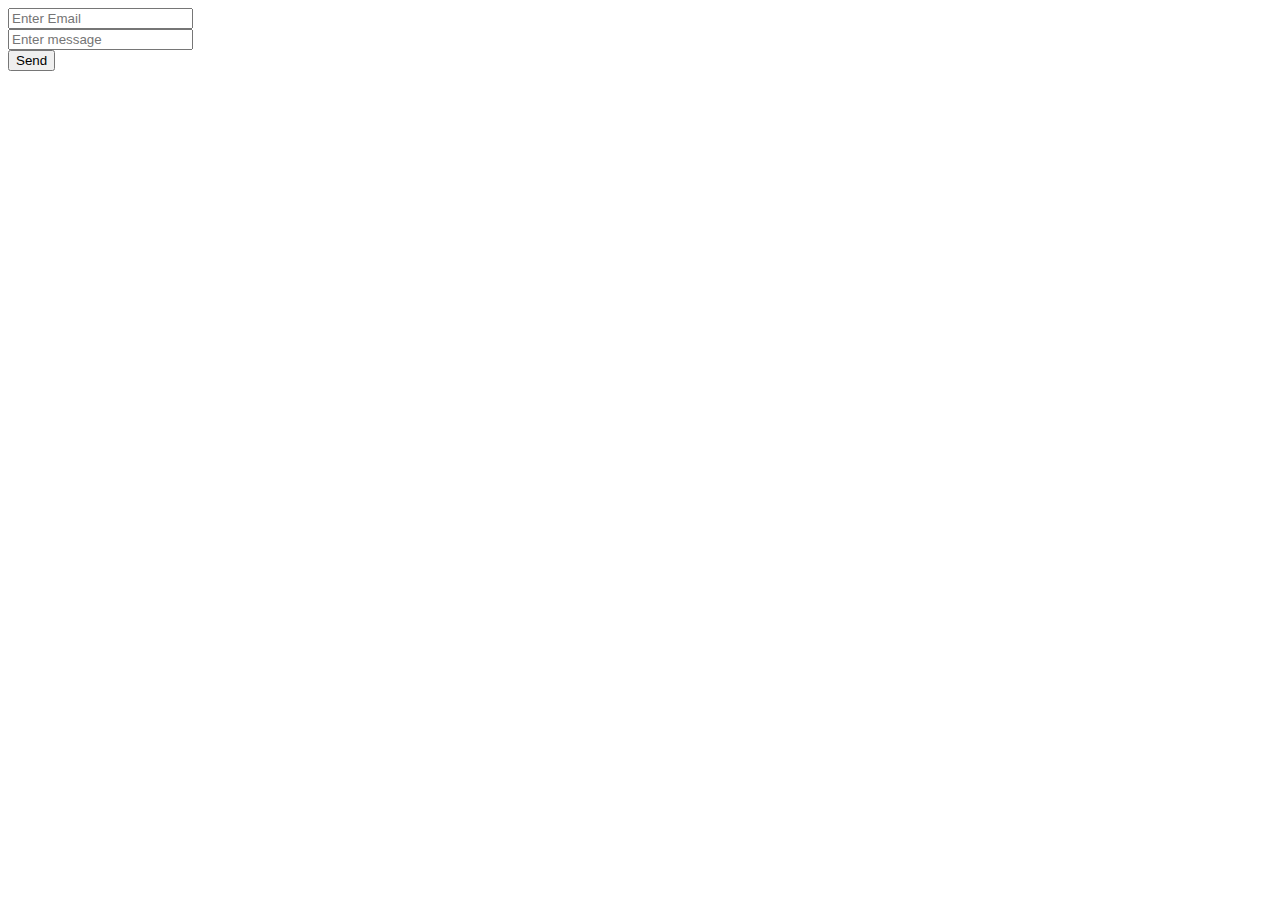
<file: contact/html_form/index.html>
<!DOCTYPE html>
<html lang="en">
<head>
    <meta charset="UTF-8">
    <meta http-equiv="X-UA-Compatible" content="IE=edge">
    <meta name="viewport" content="width=device-width, initial-scale=1.0">
    <title>Contact Form</title>
</head>
<body>

    <form action="https://formsubmit.co/rysesonofrome701@gmail.com" method="POST">
    
        <input type="email" name="email" placeholder="Enter Email" required>
        <input type="hidden" name="_subject" value="New Email, Hoooray!!">
        <br>
        <input type="text" name="message" placeholder="Enter message" required>
        <br>
        <button type="submit">Send</button> 

    </form>
    
</body>
</html>
</file>
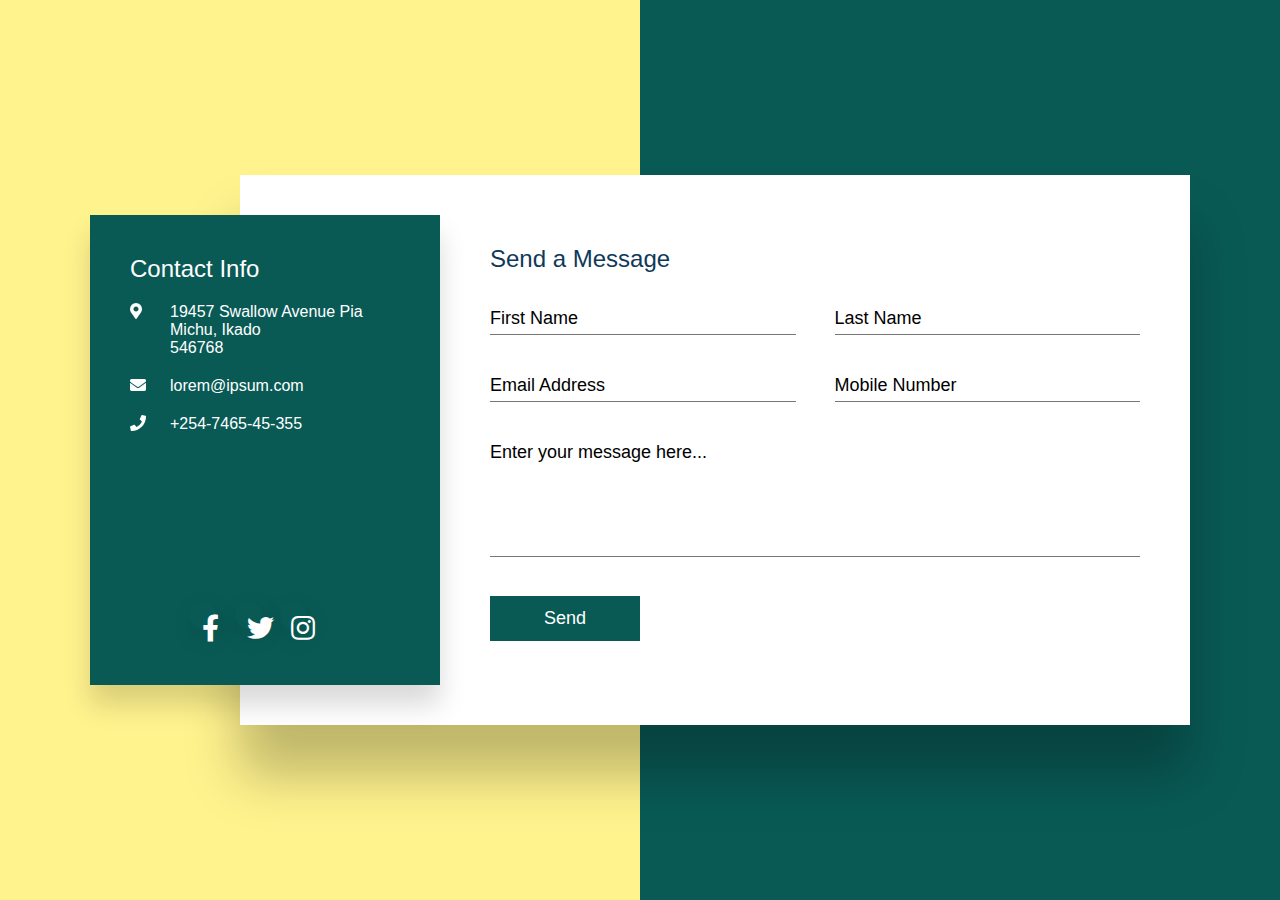
<file: contact.html>
<!DOCTYPE html>
<html lang="en">
<head>
    <meta charset="UTF-8">
    <meta http-equiv="X-UA-Compatible" content="IE=edge">
    <meta name="viewport" content="width=device-width, initial-scale=1.0">
    <link rel="stylesheet" href="https://cdnjs.cloudflare.com/ajax/libs/font-awesome/5.15.2/css/all.min.css">
    <link rel="stylesheet" href="contact_style.css">
    <title>Contact Us</title>
</head>
<body>
    <section>
        <div class="container">
            <div class="contactinfo">
                <div>
                    <h2>Contact Info</h2>
                    <ul class="info">
                        <li>
                            <span>
                                 <i class="fas fa-map-marker-alt"></i>
                            </span>
                            <span>
                                19457 Swallow Avenue
                                Pia Michu, Ikado<br>
                                546768
                            </span>
                        </li>
                        <li>
                            <span>
                                 <i class="fas fa-envelope"></i>
                            </span>
                            <span>
                                lorem@ipsum.com
                            </span>
                        </li>
                        <li>
                            <span>
                                 <i class="fas fa-phone"></i>
                            </span>
                            <span>
                                +254-7465-45-355
                            </span>
                        </li>
                    </ul>
                </div>
                <div class="icons">
                    <a href="#"> <i class="fab icon fa-facebook-f"></i></a>
                    <a href="#"> <i class="fab icon fa-twitter"></i></a>
                    <a href="#"> <i class="fab icon fa-instagram"></i></a>
                </div>
                
            </div>

            <div class="contactform">
                <h2>Send a Message</h2>
                <div class="formbox">
                    <div class="inputBox w50">
                        <input type="text" required>
                        <span>First Name</span>
                    </div>
                    <div class="inputBox w50">
                        <input type="text" required>
                        <span>Last Name</span>
                    </div>
                    <div class="inputBox w50">
                        <input type="email" required>
                        <span>Email Address</span>
                    </div>
                    <div class="inputBox w50">
                        <input type="text" required>
                        <span>Mobile Number</span>
                    </div>
                    <div class="inputBox w100">
                        <textarea required></textarea>
                        <span>Enter your message here...</span>
                    </div>
                    <div class="inputBox w100">
                        <input type="submit" value="Send">
                    </div>
                    
                </div>
            </div>
        </div>
    </section>
</body>
</html>
</file>
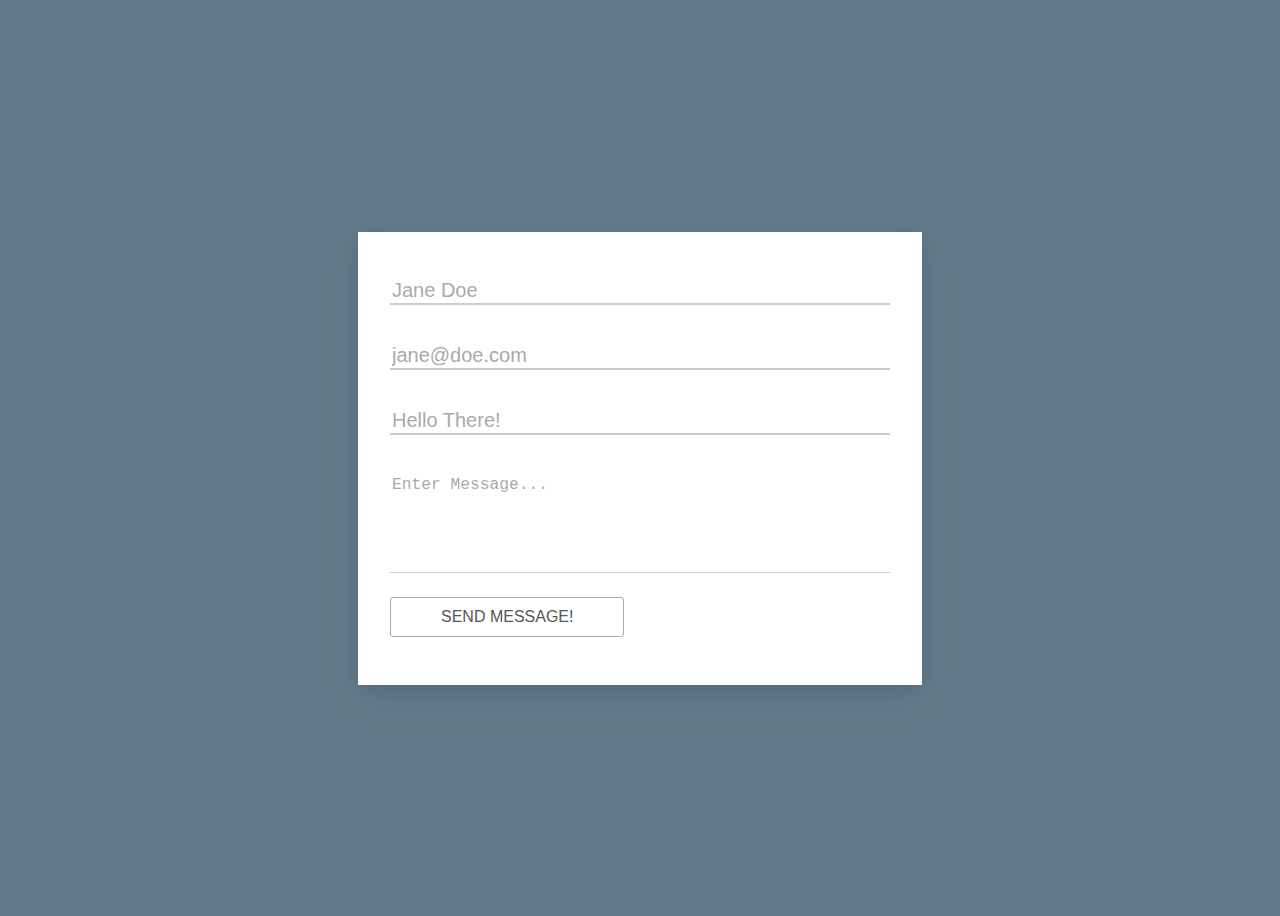
<file: contact/php_form/webform.html>
<html lang="en">
<head>
    <meta charset="UTF-8">
    <meta name="viewport" content="width=device-width, initial-scale=1.0">
    <title>Document</title>
    <link rel="stylesheet" href="webform.css" media="all">
    <script src="https://ajax.googleapis.com/ajax/libs/jquery/3.4.1/jquery.min.js"></script>    
    <script src="main.js"></script>
</head>

<body>
    <div class="container">
        <form action="webform.php" method="POST" class="form">
            <div class="form-group">
                <label for="name" class="form-label">Your Name</label>
                <input type="text" class="form-control" id="name" name="name" placeholder="Jane Doe" tabindex="1" required>
            </div>
            <div class="form-group">
                <label for="email" class="form-label">Your Email</label>
                <input type="email" class="form-control" id="email" name="email" placeholder="jane@doe.com" tabindex="2" required>
            </div>
            <div class="form-group">
                <label for="subject" class="form-label">Subject</label>
                <input type="text" class="form-control" id="subject" name="subject" placeholder="Hello There!" tabindex="3" required>
            </div>
            <div class="form-group">
                <label for="message" class="form-label">Message</label>
                <textarea class="form-control" rows="5" cols="50" id="message" name="message" placeholder="Enter Message..." tabindex="4"></textarea>
            </div>
            <div>
                <button type="submit" class="btn">Send Message!</button>
            </div>
        </form>
    </div>
</body>

</html>
</file>
<file: contact_style.css>
*{
    margin: 0;
    padding: 0;
    box-sizing: border-box;
    font-family: 'Roboto Mono', sans-serif;
}

section{
    display: flex;
    justify-content: center;
    align-items: center;
    min-height: 100vh;
    background: #095a55;
}

section::before
{
    content: '';
    position: absolute;
    top: 0;
    left: 0;
    width: 50%;
    height: 100%;
    background: #fff38e;
}

.container
{
    position: relative;
    min-width: 1100px;
    min-height: 550px;
    display: flex;
    z-index: 1000;
    
}

.container .contactinfo
{
    position: absolute;
    top: 40px;
    width: 350px;
    height: calc(100% - 80px);
    background: #095a55;
    z-index: 1;
    padding: 40px;
    display: flex;
    justify-content: center;
    flex-direction: column;
    justify-content: space-between;
    box-shadow: 0 20px 25px rgba(0,0,0,0.15);

}

.container .contactinfo h2{
    color: #fff;
    font-size: 24px;
    font-weight: 500
}

.container .contactinfo ul.info 
{
    position: relative;
    margin: 20px 0;
}

.container .contactinfo ul.info li{
    position: relative;
    list-style: none;
    display: flex;
    margin: 20px 0;
    cursor: pointer;
    align-items: flex-start;
}

.container .contactinfo ul.info li span:nth-child(1)
{
    width: 30px;
    min-width: 30px;
}

.container .contactinfo ul.info li span:nth-child(1) i{
    max-width: 100%;
    filter: invert(1);
}

.container .contactinfo ul.info li span:nth-child(2)
{
    color: #fff;
    margin-left: 10px;
    font-weight: 300;
}

.icons {

    margin-top: 80px;
    margin-left: 50px;
    text-decoration: none;
    font-size: 27px;
}

.icon {
    color: #fff;
    padding: 12px 12px 10px 12px;
    border-radius: 50%;
    margin-left: 10px;
    height: 27px;
    width: 27px;
    text-align: center;
    box-shadow: 3px 8px 22px rgba(22, 21, 21, .15);
}

.icon:hover {
    transform: scale(1.1);
    color: #fff38e;
    transition: all .5s;
}

.container .contactform{
    position: absolute;
    padding: 70px 50px;
    padding-left: 250px;
    margin-left: 150px;
    width: calc(100% - 150px);
    height: 100%;
    background: #fff;
    box-shadow: 0 50px 50px rgba(0,0,0,0.25);
}

.container .contactform h2{
    color: #0f3959;
    font-size: 24px;
    font-weight: 500;
}

.container .contactform .formbox
{
    position: relative;
    display: flex;
    justify-content: space-between;
    flex-wrap: wrap;
    padding-top: 30px;
}

.container .contactform .formbox .inputBox {
    position: relative;
    margin-bottom: 35px;
}

.container .contactform .formbox .inputBox.w50{
    width: 47%;
}

.container .contactform .formbox .inputBox.w100 {
    width: 100%;
}

.container .contactform .formbox .inputBox input,
.container .contactform .formbox .inputBox textarea
{
    width: 100%;
    resize: none;
    padding: 5px 0;
    font-size: 18px;
    font-weight: 300;
    color: #333;
    border: none;
    outline: none;
    border-bottom: 1px solid #777;
}

.container .contactform .formbox .inputBox textarea{
    height: 120px;
}

.container .contactform .formbox .inputBox span{
    position: absolute;
    left: 0;
    padding: 5px 0;
    pointer-events: none;
    font-size: 18px;
    font-weight: 300;
    transition: 0.3s;

}

.container .contactform .formbox .inputBox input:focus ~ span,
.container .contactform .formbox .inputBox input:valid ~ span,
.container .contactform .formbox .inputBox textarea:focus ~ span,
.container .contactform .formbox .inputBox textarea:valid ~ span
{
    transform: translateY(-20px);
    font-size: 12px;
    font-weight: 400;
    letter-spacing: 1px;
    color: #095a55;
    font-weight: 500;

}

.container .contactform .formbox .inputBox input[type="submit"]
{
    position: relative;
    cursor: pointer;
    background: #095a55;
    color: #fff;
    border: none;
    max-width: 150px;
    padding: 12px;
}

.container .contactform .formbox .inputBox input[type="submit"]:hover{
    background: #0d848b;
}

@media (max-width : 1200px)
{
    .container
    {
        width: 90%;
        min-width: auto;
        margin: 20px;
        box-shadow: 0 20px 50px rgba(0,0,0,0.2);
    }

    .container .contactinfo
    {
        top: 0;
        height: 550px;
        position: relative;
        box-shadow: none;
    }
    .container .contactform
    {
        position: relative;
        width: calc(100% - 350px);
        padding-left: 0;
        margin-left: 0;
        padding: 40px;
        height: 550px;
        box-shadow: none;
    }
}

@media (max-width : 991px)
{
    section
    {
        background: #fff38e;
    }
    section::before
    {
        display: none;
    }
    .container
    {
        display: flex;
        flex-direction: column-reverse;
    }
    .container .contactform
    {
        width: 100%;
        height: auto;
    }
    .container .contactinfo
    {
        width: 100%;
        height: auto;
        
    }
     
}
@media (max-width : 600px)
{
    .container .contactform
    {
        padding: 25px;
    }
    .container .contactinfo {
        padding: 25px;
        flex-direction: column;
        align-items: flex-end;
    }
}
</file>
<file: contact/php_form/webform.css>
:root {
    --font-color: #555;
    --font-hover-color: orange;
}

body {
    display: flex;
    justify-content: center;
    align-items: center;
    height: 100vh;
    font-family: "Raleway", sans-serif;
    background-color: #627b8a;
}

.container {
    width: 500px;
    box-shadow: 0 15px 35px rgba(50, 50, 93, .1), 0 5px 15px rgba(0, 0, 0, .07);
    padding: 2em;
    background-color: #fff;
}

.form-group {
    margin-bottom: 1.5em;
    transition: all .3s;
}

.form-label {
    font-size: .75em;
    color: var(--font-color);
    display: block;
    opacity: 0;
    transition: all .3s;
    transform: translateX(-50px);
}

.form-control {
    box-shadow: none;
    border-radius: 0;
    border-color: #ccc;
    border-style: none none solid none;
    width: 100%;
    font-size: 1.25em;
    transition: all .6s;
}

.form-control::placeholder {
    color: #aaa;
}

.form-control:focus {
    box-shadow: none;
    border-color: var(--font-hover-color);
    outline: none;
}

.form-group:focus-within {
    transform: scale(1.1, 1.1);
}

.form-control:invalid:focus {
    border-color: red;
}

.form-control:valid:focus {
    border-color: green;
}

.btn {
    background: 0 0 #fff;
    border: 1px solid #aaa;
    border-radius: 3px;
    color: var(--font-color);
    font-size: 1em;
    padding: 10 50px;
    text-transform: uppercase;
}

.btn:hover {
    border-color: var(--font-hover-color);
    color: var(--font-hover-color);
}

textarea {
    resize: none;
}



.focused>.form-label {
    opacity: 1;
    transform: translateX(0px);

}
</file>
